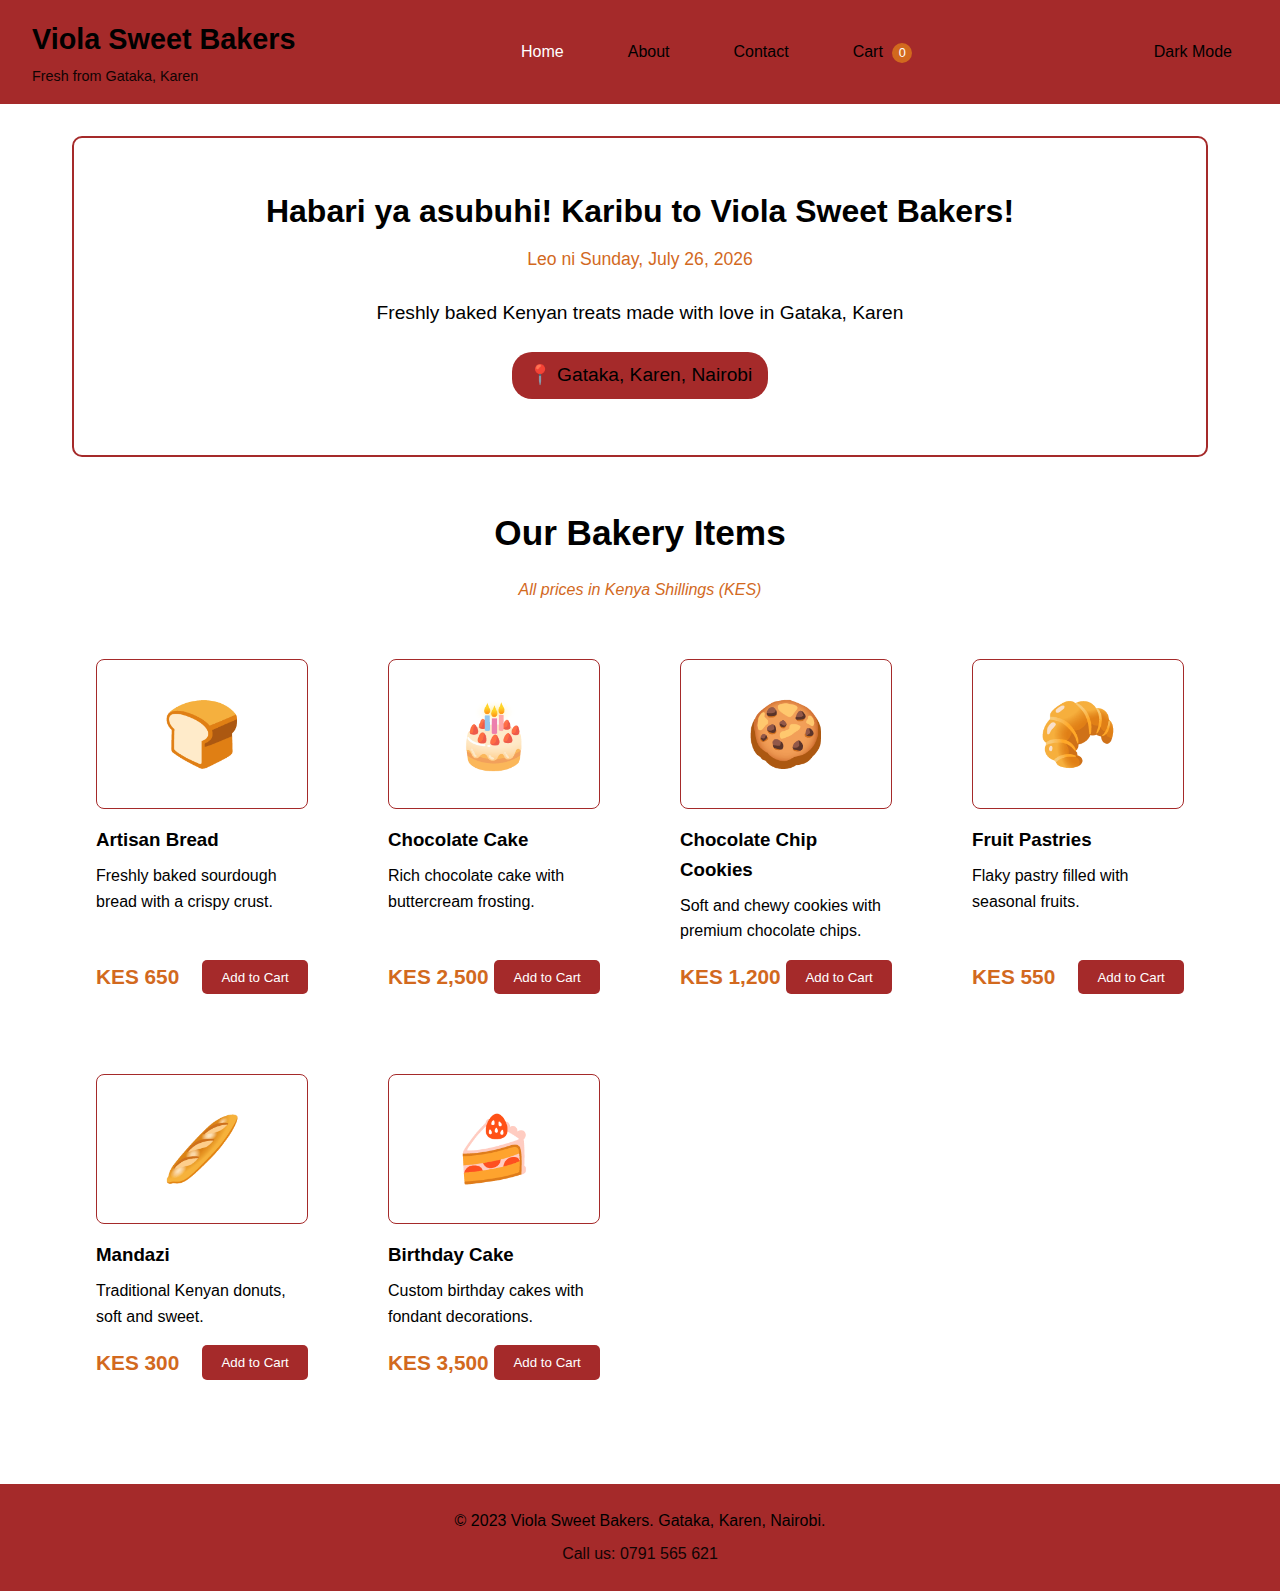
<file: templates/index.html>
<!DOCTYPE html>
<html lang="en">
<head>
    <meta charset="UTF-8">
    <meta name="viewport" content="width=device-width, initial-scale=1.0">
    <title>Viola Sweet Bakers - Fresh Baked Goods in Karen</title>
    <link rel="stylesheet" href="../assets/css/style.css">
</head>
<body>
    <header>
        <nav class="navbar">
            <div class="logo">
                <h1>Viola Sweet Bakers</h1>
                <p class="tagline">Fresh from Gataka, Karen</p>
            </div>
            <ul class="nav-links">
                <li><a href="index.html" class="active">Home</a></li>
                <li><a href="about.html">About</a></li>
                <li><a href="contact.html">Contact</a></li>
                <li>
                    <a href="#" class="cart-icon">
                        Cart <span class="cart-count">0</span>
                    </a>
                </li>
            </ul>
            <button class="theme-toggle" id="themeToggle">
                Dark Mode
            </button>
        </nav>
    </header>

    <main>
        <section class="hero">
            <div class="greeting-container">
                <h2 id="greeting">Karibu to Viola Sweet Bakers!</h2>
                <p id="date-display"></p>
            </div>
            <p>Freshly baked Kenyan treats made with love in Gataka, Karen</p>
            <p class="location-badge">📍 Gataka, Karen, Nairobi</p>
        </section>

        <section class="products">
            <h2>Our Bakery Items</h2>
            <p class="section-subtitle">All prices in Kenya Shillings (KES)</p>
            <div class="product-grid">
                <div class="product-card">
                    <div class="product-image">🍞</div>
                    <h3>Artisan Bread</h3>
                    <p>Freshly baked sourdough bread with a crispy crust.</p>
                    <div class="product-footer">
                        <span class="price">  650</span>
                        <button class="add-to-cart" data-id="1">Add to Cart</button>
                    </div>
                </div>

                <div class="product-card">
                    <div class="product-image">🎂</div>
                    <h3>Chocolate Cake</h3>
                    <p>Rich chocolate cake with buttercream frosting.</p>
                    <div class="product-footer">
                        <span class="price">  2,500</span>
                        <button class="add-to-cart" data-id="2">Add to Cart</button>
                    </div>
                </div>

                <div class="product-card">
                    <div class="product-image">🍪</div>
                    <h3>Chocolate Chip Cookies</h3>
                    <p>Soft and chewy cookies with premium chocolate chips.</p>
                    <div class="product-footer">
                        <span class="price">  1,200</span>
                        <button class="add-to-cart" data-id="3">Add to Cart</button>
                    </div>
                </div>

                <div class="product-card">
                    <div class="product-image">🥐</div>
                    <h3>Fruit Pastries</h3>
                    <p>Flaky pastry filled with seasonal fruits.</p>
                    <div class="product-footer">
                        <span class="price">  550</span>
                        <button class="add-to-cart" data-id="4">Add to Cart</button>
                    </div>
                </div>
                
                <div class="product-card">
                    <div class="product-image">🥖</div>
                    <h3>Mandazi</h3>
                    <p>Traditional Kenyan donuts, soft and sweet.</p>
                    <div class="product-footer">
                        <span class="price">  300</span>
                        <button class="add-to-cart" data-id="5">Add to Cart</button>
                    </div>
                </div>
                
                <div class="product-card">
                    <div class="product-image">🍰</div>
                    <h3>Birthday Cake</h3>
                    <p>Custom birthday cakes with fondant decorations.</p>
                    <div class="product-footer">
                        <span class="price">  3,500</span>
                        <button class="add-to-cart" data-id="6">Add to Cart</button>
                    </div>
                </div>
            </div>
        </section>
    </main>

    <footer>
        <p>&copy; 2023 Viola Sweet Bakers. Gataka, Karen, Nairobi.</p>
        <p class="footer-contact">Call us: 0791 565 621</p>
    </footer>

    <script src="../assets/js/script.js"></script>
</body>
</html>
</file>
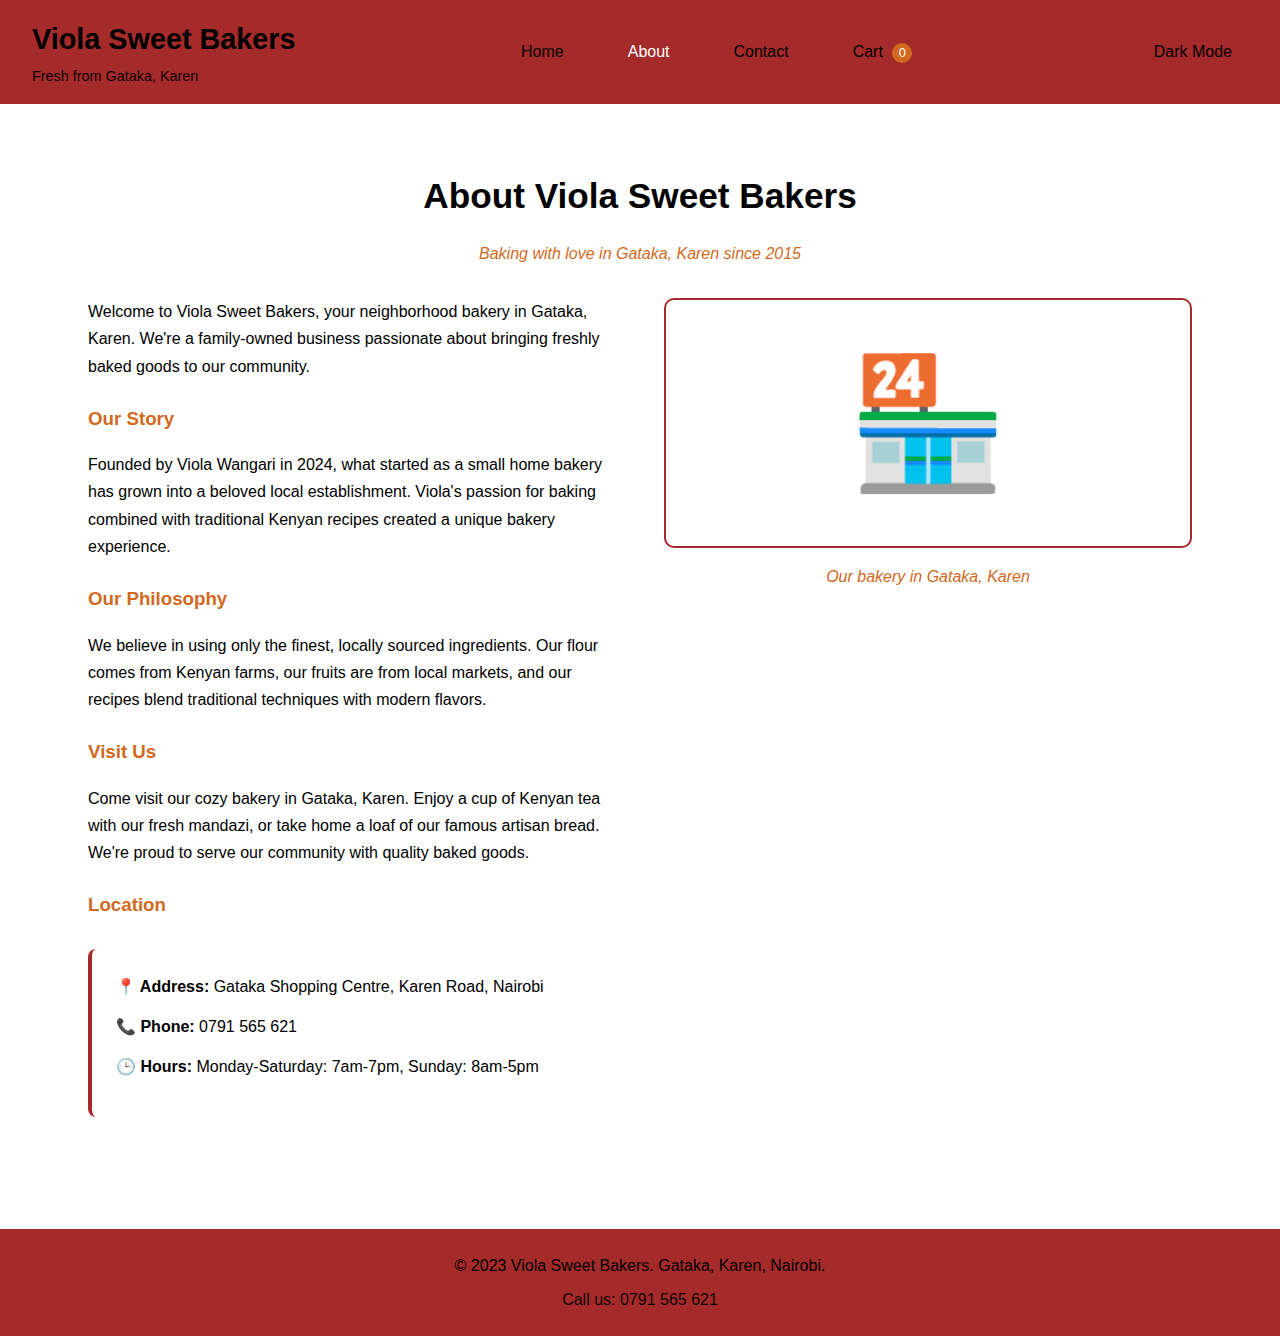
<file: templates/about.html>
<!DOCTYPE html>
<html lang="en">
<head>
    <meta charset="UTF-8">
    <meta name="viewport" content="width=device-width, initial-scale=1.0">
    <title>About Viola Sweet Bakers - Gataka, Karen</title>
    <link rel="stylesheet" href="../assets/css/style.css">
</head>
<body>
    <header>
        <nav class="navbar">
            <div class="logo">
                <h1>Viola Sweet Bakers</h1>
                <p class="tagline">Fresh from Gataka, Karen</p>
            </div>
            <ul class="nav-links">
                <li><a href="index.html">Home</a></li>
                <li><a href="about.html" class="active">About</a></li>
                <li><a href="contact.html">Contact</a></li>
                <li>
                    <a href="#" class="cart-icon">
                        Cart <span class="cart-count">0</span>
                    </a>
                </li>
            </ul>
            <button class="theme-toggle" id="themeToggle">
                Dark Mode
            </button>
        </nav>
    </header>

    <main>
        <section class="about-section">
            <h2>About Viola Sweet Bakers</h2>
            <p class="section-subtitle">Baking with love in Gataka, Karen since 2015</p>
            
            <div class="about-content">
                <div class="about-text">
                    <p>Welcome to Viola Sweet Bakers, your neighborhood bakery in Gataka, Karen. We're a family-owned business passionate about bringing freshly baked goods to our community.</p>
                    
                    <h3>Our Story</h3>
                    <p>Founded by Viola Wangari in 2024, what started as a small home bakery has grown into a beloved local establishment. Viola's passion for baking combined with traditional Kenyan recipes created a unique bakery experience.</p>
                    
                    <h3>Our Philosophy</h3>
                    <p>We believe in using only the finest, locally sourced ingredients. Our flour comes from Kenyan farms, our fruits are from local markets, and our recipes blend traditional techniques with modern flavors.</p>
                    
                    <h3>Visit Us</h3>
                    <p>Come visit our cozy bakery in Gataka, Karen. Enjoy a cup of Kenyan tea with our fresh mandazi, or take home a loaf of our famous artisan bread. We're proud to serve our community with quality baked goods.</p>
                    
                    <h3>Location</h3>
                    <div class="location-info">
                        <p><strong>📍 Address:</strong> Gataka Shopping Centre, Karen Road, Nairobi</p>
                        <p><strong>📞 Phone:</strong> 0791 565 621</p>
                        <p><strong>🕒 Hours:</strong> Monday-Saturday: 7am-7pm, Sunday: 8am-5pm</p>
                    </div>
                </div>
                
                <div class="about-image">
                    <div class="image-placeholder">🏪</div>
                    <p class="image-caption">Our bakery in Gataka, Karen</p>
                </div>
            </div>
        </section>
    </main>

    <footer>
        <p>&copy; 2023 Viola Sweet Bakers. Gataka, Karen, Nairobi.</p>
        <p class="footer-contact">Call us: 0791 565 621</p>
    </footer>

    <script src="../assets/js/script.js"></script>
</body>
</html>
</file>
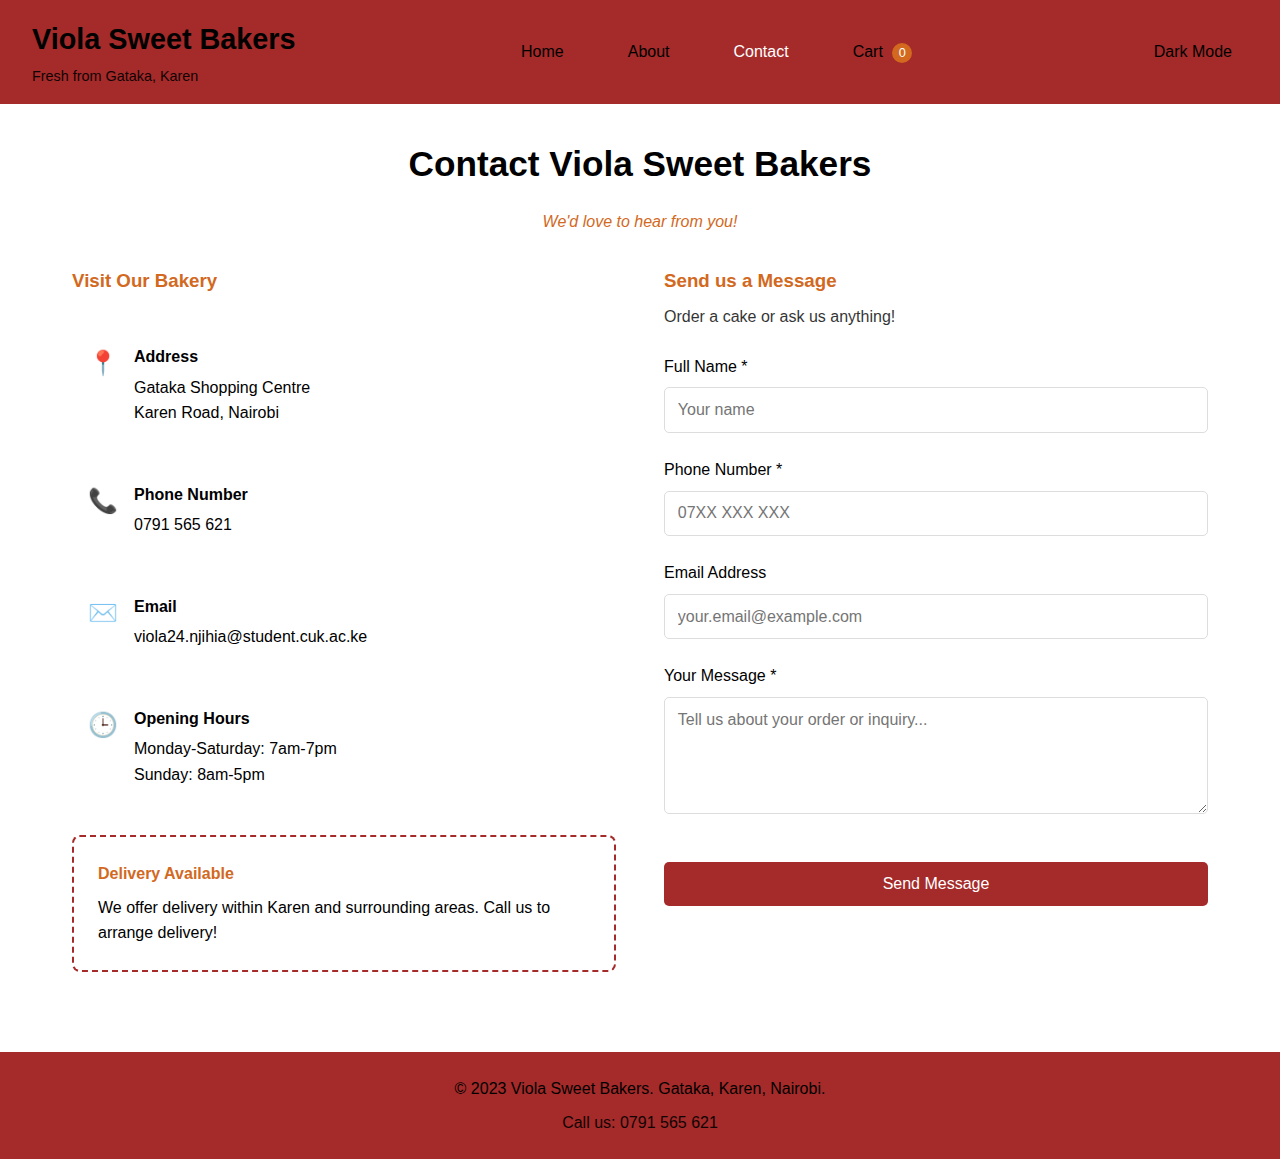
<file: templates/contact.html>
<!DOCTYPE html>
<html lang="en">
<head>
    <meta charset="UTF-8">
    <meta name="viewport" content="width=device-width, initial-scale=1.0">
    <title>Contact Viola Sweet Bakers - Gataka, Karen</title>
    <link rel="stylesheet" href="../assets/css/style.css">
</head>
<body>
    <header>
        <nav class="navbar">
            <div class="logo">
                <h1>Viola Sweet Bakers</h1>
                <p class="tagline">Fresh from Gataka, Karen</p>
            </div>
            <ul class="nav-links">
                <li><a href="index.html">Home</a></li>
                <li><a href="about.html">About</a></li>
                <li><a href="contact.html" class="active">Contact</a></li>
                <li>
                    <a href="#" class="cart-icon">
                        Cart <span class="cart-count">0</span>
                    </a>
                </li>
            </ul>
            <button class="theme-toggle" id="themeToggle">
                Dark Mode
            </button>
        </nav>
    </header>

    <main>
        <section class="contact-section">
            <h2>Contact Viola Sweet Bakers</h2>
            <p class="section-subtitle">We'd love to hear from you!</p>
            
            <div class="contact-container">
                <div class="contact-info">
                    <h3>Visit Our Bakery</h3>
                    <div class="contact-detail">
                        <p class="contact-icon">📍</p>
                        <div>
                            <p class="contact-label">Address</p>
                            <p class="contact-value">Gataka Shopping Centre<br>Karen Road, Nairobi</p>
                        </div>
                    </div>
                    
                    <div class="contact-detail">
                        <p class="contact-icon">📞</p>
                        <div>
                            <p class="contact-label">Phone Number</p>
                            <p class="contact-value">0791 565 621</p>
                        </div>
                    </div>
                    
                    <div class="contact-detail">
                        <p class="contact-icon">✉️</p>
                        <div>
                            <p class="contact-label">Email</p>
                            <p class="contact-value">viola24.njihia@student.cuk.ac.ke</p>
                        </div>
                    </div>
                    
                    <div class="contact-detail">
                        <p class="contact-icon">🕒</p>
                        <div>
                            <p class="contact-label">Opening Hours</p>
                            <p class="contact-value">Monday-Saturday: 7am-7pm<br>Sunday: 8am-5pm</p>
                        </div>
                    </div>
                    
                    <div class="contact-note">
                        <h4>Delivery Available</h4>
                        <p>We offer delivery within Karen and surrounding areas. Call us to arrange delivery!</p>
                    </div>
                </div>
                
                <div class="contact-form">
                    <h3>Send us a Message</h3>
                    <p>Order a cake or ask us anything!</p>
                    
                    <form id="contactForm">
                        <div class="form-group">
                            <label for="name">Full Name *</label>
                            <input type="text" id="name" required placeholder="Your name">
                            <small class="error-message" id="nameError"></small>
                        </div>
                        
                        <div class="form-group">
                            <label for="phone">Phone Number *</label>
                            <input type="tel" id="phone" required placeholder="07XX XXX XXX">
                            <small class="error-message" id="phoneError"></small>
                        </div>
                        
                        <div class="form-group">
                            <label for="email">Email Address</label>
                            <input type="email" id="email" placeholder="your.email@example.com">
                            <small class="error-message" id="emailError"></small>
                        </div>
                        
                        <div class="form-group">
                            <label for="message">Your Message *</label>
                            <textarea id="message" rows="5" required placeholder="Tell us about your order or inquiry..."></textarea>
                            <small class="error-message" id="messageError"></small>
                        </div>
                        
                        <button type="submit" class="submit-btn">Send Message</button>
                        <p id="formMessage"></p>
                    </form>
                </div>
            </div>
        </section>
    </main>

    <footer>
        <p>&copy; 2023 Viola Sweet Bakers. Gataka, Karen, Nairobi.</p>
        <p class="footer-contact">Call us: 0791 565 621</p>
    </footer>

    <script src="../assets/js/script.js"></script>
</body>
</html>
</file>
<file: assets/css/style.css>
:root {
    --primary-color: brown; /* Saddle brown - bread color */
    --secondary-color: #D2691E; /* Chocolate
    --accent-color: sienna; 
    --light-color: cornsilk; /*
    --dark-color: #333333;
    --text-color: #333;
    --bg-color: #fff;
    --card-bg: #fff;
    --shadow: 0 4px 8px rgba(139, 69, 19, 0.1);
    --transition: all 0.3s ease;
    --success-color: #2E8B57; /* Sea green */
    --warning-color: #FF8C00; /* Dark orange */
}

.dark-theme {
    --primary-color: #A0522D;
    --secondary-color: #CD853F;
    --accent-color: #D2691E;
    --light-color: #2d2d2d;
    --dark-color: #f0f0f0;
    --text-color: #f0f0f0;
    --bg-color: #1a1a1a;
    --card-bg: #2d2d2d;
    --shadow: 0 4px 8px rgba(0, 0, 0, 0.3);
}

* {
    margin: 0;
    padding: 0;
    box-sizing: border-box;
}

body {
    font-family: 'Segoe UI', Tahoma, Geneva, Verdana, sans-serif;
    line-height: 1.6;
    color: var(--text-color);
    background-color: var(--bg-color);
    transition: var(--transition);
    min-height: 100vh;
    display: flex;
    flex-direction: column;
}


.navbar {
    display: flex;
    justify-content: space-between;
    align-items: center;
    padding: 1rem 2rem;
    background-color: var(--primary-color);
    box-shadow: var(--shadow);
}

.logo h1 {
    color: var(--light-color);
    font-size: 1.8rem;
    margin-bottom: 0.2rem;
}

.tagline {
    color: var(--light-color);
    font-size: 0.9rem;
    opacity: 0.9;
}

.nav-links {
    display: flex;
    list-style: none;
    gap: 2rem;
}

.nav-links li {
    display: inline-block;
}

.nav-links a {
    text-decoration: none;
    color: var(--light-color);
    font-weight: 500;
    padding: 0.5rem 1rem;
    border-radius: 4px;
    transition: var(--transition);
}

.nav-links a:hover {
    background-color: var(--secondary-color);
    color: white;
}

.nav-links a.active {
    background-color: var(--accent-color);
    color: white;
}

.cart-icon {
    position: relative;
    text-decoration: none;
    color: var(--light-color);
    font-weight: 500;
    padding: 0.5rem 1rem;
    border-radius: 4px;
    transition: var(--transition);
}

.cart-count {
    position: relative;
    display: inline-block;
    background-color: var(--secondary-color);
    color: white;
    border-radius: 50%;
    width: 20px;
    height: 20px;
    text-align: center;
    font-size: 0.8rem;
    line-height: 20px;
    margin-left: 5px;
}

.theme-toggle {
    background: none;
    border: 2px solid var(--light-color);
    color: var(--light-color);
    padding: 0.5rem 1rem;
    border-radius: 4px;
    cursor: pointer;
    font-size: 1rem;
    transition: var(--transition);
}

.theme-toggle:hover {
    background-color: var(--light-color);
    color: var(--primary-color);
}

main {
    flex: 1;
    padding: 2rem;
    max-width: 1200px;
    margin: 0 auto;
    width: 100%;
}


.hero {
    text-align: center;
    padding: 3rem 1rem;
    background-color: var(--light-color);
    border-radius: 10px;
    margin-bottom: 3rem;
    border: 2px solid var(--primary-color);
}

.greeting-container {
    margin-bottom: 1.5rem;
}

#greeting {
    color: var(--accent-color);
    margin-bottom: 0.5rem;
    font-size: 2rem;
}

#date-display {
    color: var(--secondary-color);
    font-weight: 500;
    font-size: 1.1rem;
}

.hero p {
    font-size: 1.2rem;
    color: var(--text-color);
    margin-bottom: 0.5rem;
}

.location-badge {
    display: inline-block;
    background-color: var(--primary-color);
    color: white;
    padding: 0.5rem 1rem;
    border-radius: 20px;
    margin-top: 1rem;
    font-weight: 500;
}

/* Products Section */
.products h2, .about-section h2, .contact-section h2 {
    text-align: center;
    margin-bottom: 1rem;
    color: var(--accent-color);
    font-size: 2.2rem;
}

.section-subtitle {
    text-align: center;
    color: var(--secondary-color);
    margin-bottom: 2rem;
    font-style: italic;
}

.product-grid {
    display: grid;
    grid-template-columns: repeat(auto-fill, minmax(250px, 1fr));
    gap: 2rem;
    margin-top: 2rem;
}

.product-card {
    background-color: var(--card-bg);
    border-radius: 10px;
    overflow: hidden;
    box-shadow: var(--shadow);
    transition: var(--transition);
    display: flex;
    flex-direction: column;
    padding: 1.5rem;
    border: 1px solid var(--light-color);
}

.product-card:hover {
    transform: translateY(-10px);
    box-shadow: 0 10px 20px rgba(139, 69, 19, 0.15);
    border-color: var(--primary-color);
}

.product-image {
    font-size: 4rem;
    text-align: center;
    margin-bottom: 1rem;
    height: 150px;
    display: flex;
    align-items: center;
    justify-content: center;
    background-color: var(--light-color);
    border-radius: 8px;
    border: 1px solid var(--primary-color);
}

.product-card h3 {
    margin-bottom: 0.5rem;
    color: var(--accent-color);
}

.product-card p {
    color: var(--text-color);
    flex-grow: 1;
    margin-bottom: 1rem;
}

.product-footer {
    display: flex;
    justify-content: space-between;
    align-items: center;
    margin-top: auto;
}

.price {
    font-weight: bold;
    color: var(--secondary-color);
    font-size: 1.3rem;
    font-weight: 700;
}

.price::before {
    content: "KES ";
}

.add-to-cart {
    background-color: var(--primary-color);
    color: white;
    border: none;
    padding: 0.6rem 1.2rem;
    border-radius: 5px;
    cursor: pointer;
    font-weight: 500;
    transition: var(--transition);
}

.add-to-cart:hover {
    background-color: var(--secondary-color);
}

/* About Page */
.about-section {
    padding: 2rem 1rem;
}

.about-content {
    display: grid;
    grid-template-columns: 1fr 1fr;
    gap: 3rem;
    align-items: start;
}

.about-text h3 {
    color: var(--secondary-color);
    margin: 1.5rem 0 0.8rem;
    padding-bottom: 0.3rem;
    border-bottom: 2px solid var(--light-color);
}

.about-text p {
    margin-bottom: 1rem;
    line-height: 1.7;
}

.location-info {
    background-color: var(--light-color);
    padding: 1.5rem;
    border-radius: 8px;
    margin-top: 1.5rem;
    border-left: 4px solid var(--primary-color);
}

.location-info p {
    margin-bottom: 0.8rem;
}

.about-image {
    display: flex;
    flex-direction: column;
    align-items: center;
}

.image-placeholder {
    font-size: 8rem;
    background-color: var(--light-color);
    width: 100%;
    height: 250px;
    border-radius: 10px;
    display: flex;
    align-items: center;
    justify-content: center;
    box-shadow: var(--shadow);
    border: 2px solid var(--primary-color);
    margin-bottom: 1rem;
}

.image-caption {
    text-align: center;
    color: var(--secondary-color);
    font-style: italic;
}

/* Contact Page */
.contact-container {
    display: grid;
    grid-template-columns: 1fr 1fr;
    gap: 3rem;
    margin-top: 2rem;
}

.contact-info h3 {
    color: var(--secondary-color);
    margin-bottom: 1.5rem;
    padding-bottom: 0.5rem;
    border-bottom: 2px solid var(--light-color);
}

.contact-detail {
    display: flex;
    align-items: flex-start;
    margin-bottom: 1.5rem;
    padding: 1rem;
    background-color: var(--light-color);
    border-radius: 8px;
    transition: var(--transition);
}

.contact-detail:hover {
    transform: translateX(5px);
    box-shadow: var(--shadow);
}

.contact-icon {
    font-size: 1.5rem;
    margin-right: 1rem;
    color: var(--primary-color);
}

.contact-label {
    font-weight: 600;
    color: var(--accent-color);
    margin-bottom: 0.3rem;
}

.contact-value {
    color: var(--text-color);
}

.contact-note {
    background-color: var(--light-color);
    padding: 1.5rem;
    border-radius: 8px;
    margin-top: 2rem;
    border: 2px dashed var(--primary-color);
}

.contact-note h4 {
    color: var(--secondary-color);
    margin-bottom: 0.5rem;
}

.contact-form h3 {
    color: var(--secondary-color);
    margin-bottom: 0.5rem;
}

.contact-form > p {
    color: var(--text-color);
    margin-bottom: 1.5rem;
    opacity: 0.8;
}

.form-group {
    margin-bottom: 1.5rem;
}

.form-group label {
    display: block;
    margin-bottom: 0.5rem;
    font-weight: 500;
    color: var(--accent-color);
}

.form-group input,
.form-group textarea {
    width: 100%;
    padding: 0.8rem;
    border: 1px solid #ddd;
    border-radius: 5px;
    font-family: inherit;
    font-size: 1rem;
    background-color: var(--card-bg);
    color: var(--text-color);
    transition: var(--transition);
}

.form-group input:focus,
.form-group textarea:focus {
    outline: none;
    border-color: var(--primary-color);
    box-shadow: 0 0 0 2px rgba(139, 69, 19, 0.2);
}

.error-message {
    color: #e74c3c;
    display: block;
    margin-top: 0.3rem;
    font-size: 0.9rem;
}

.submit-btn {
    background-color: var(--primary-color);
    color: white;
    border: none;
    padding: 0.8rem 2rem;
    border-radius: 5px;
    cursor: pointer;
    font-size: 1rem;
    font-weight: 500;
    transition: var(--transition);
    width: 100%;
    margin-top: 1rem;
}

.submit-btn:hover {
    background-color: var(--secondary-color);
}

#formMessage {
    margin-top: 1rem;
    padding: 0.8rem;
    border-radius: 5px;
    text-align: center;
}

.success-message {
    background-color: rgba(46, 139, 87, 0.1);
    color: var(--success-color);
    border: 1px solid var(--success-color);
}

.error-message-display {
    background-color: rgba(231, 76, 60, 0.1);
    color: #e74c3c;
    border: 1px solid #e74c3c;
}

/* Footer */
footer {
    text-align: center;
    padding: 1.5rem;
    background-color: var(--primary-color);
    color: var(--light-color);
    margin-top: 3rem;
}

.footer-contact {
    margin-top: 0.5rem;
    font-weight: 500;
    color: var(--light-color);
    opacity: 0.9;
}

/* Responsive Design */
@media (max-width: 768px) {
    .navbar {
        flex-direction: column;
        gap: 1rem;
        padding: 1rem;
    }
    
    .nav-links {
        gap: 1rem;
        flex-wrap: wrap;
        justify-content: center;
    }
    
    .about-content,
    .contact-container {
        grid-template-columns: 1fr;
    }
    
    .product-grid {
        grid-template-columns: repeat(auto-fill, minmax(200px, 1fr));
    }
    
    main {
        padding: 1rem;
    }
    
    .theme-toggle {
        margin-top: 1rem;
    }
    
    .logo {
        text-align: center;
    }
}

@media (max-width: 480px) {
    .product-grid {
        grid-template-columns: 1fr;
    }
    
    .nav-links {
        flex-direction: column;
        align-items: center;
    }
    
    .logo h1 {
        font-size: 1.5rem;
    }
    
    #greeting {
        font-size: 1.5rem;
    }
    
    .hero p {
        font-size: 1rem;
    }
}
</file>
